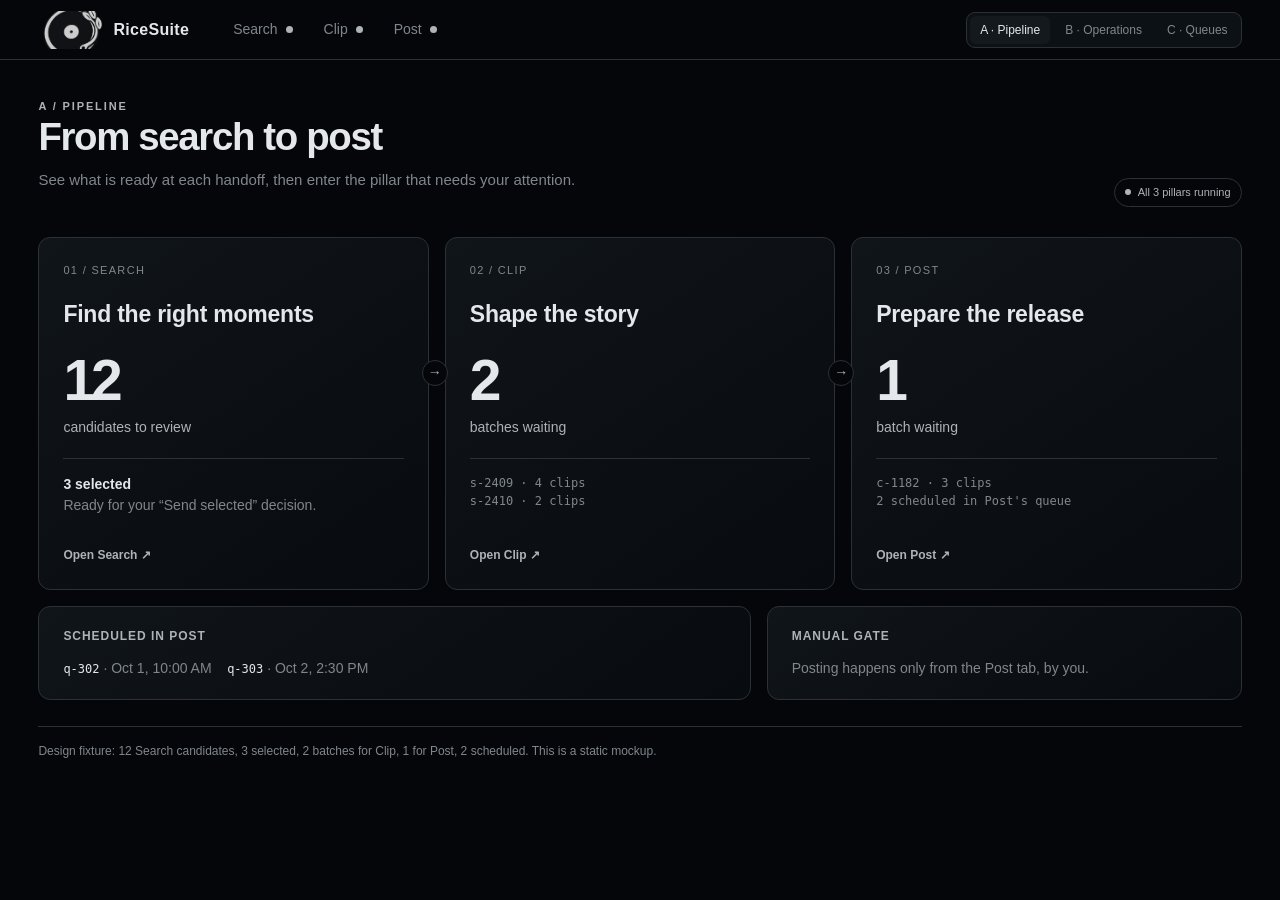
<file: docs/design/issue-22/home-options.html>
<!doctype html>
<html lang="en">
<head>
  <meta charset="utf-8">
  <meta name="viewport" content="width=device-width, initial-scale=1">
  <title>RiceSuite home directions — Issue 22</title>
  <style>
    :root { --backdrop:#04060a; --midground:#0c1116; --interior:#14191e; --hairline:#2b3136; --control-line:#626a70; --rice:#aeb3b6; --muted:#80878c; --text:#e5e8ea; --focus:#d5d9db; }
    * { box-sizing:border-box; }
    html,body { margin:0; min-height:100%; background:var(--backdrop); color:var(--text); font:14px/1.5 Inter,ui-sans-serif,-apple-system,BlinkMacSystemFont,"Segoe UI",sans-serif; }
    a { color:inherit; }
    .topbar { height:60px; display:flex; align-items:center; gap:30px; padding:0 clamp(20px,3vw,48px); border-bottom:1px solid var(--hairline); }
    .brand { display:flex; align-items:center; gap:6px; font-size:16px; font-weight:650; letter-spacing:.02em; text-decoration:none; white-space:nowrap; }
    .brand img { width:69px; height:38px; object-fit:cover; }
    .tabs { display:flex; gap:3px; }
    .tabs span { display:flex; align-items:center; gap:8px; padding:7px 14px; color:var(--muted); border-radius:8px; }
    .tabs .alive::after { content:""; width:7px; height:7px; border-radius:50%; background:var(--rice); }
    .switcher { margin-left:auto; display:flex; align-items:center; gap:5px; border:1px solid var(--hairline); border-radius:9px; padding:3px; background:var(--midground); }
    .switcher a { padding:5px 10px; border-radius:6px; text-decoration:none; font-size:12px; color:var(--muted); white-space:nowrap; }
    .switcher a.on { background:var(--interior); color:var(--text); }
    .mock { display:none; max-width:1330px; min-height:calc(100vh - 60px); margin:auto; padding:38px clamp(20px,3vw,48px) 56px; }
    .mock.on { display:block; }
    .eyebrow { color:var(--rice); font-size:11px; font-weight:700; letter-spacing:.17em; text-transform:uppercase; }
    h1,h2,h3,p { margin-top:0; }
    h1 { font-size:clamp(27px,3vw,39px); line-height:1.16; letter-spacing:-.035em; font-weight:620; margin-bottom:10px; }
    h2 { font-size:17px; font-weight:620; letter-spacing:-.01em; }
    h3 { font-size:12px; font-weight:650; letter-spacing:.08em; text-transform:uppercase; }
    .lede,.subtle { color:var(--muted); }
    .lede { max-width:610px; font-size:15px; }
    .note { margin:26px 0 0; padding-top:15px; border-top:1px solid var(--hairline); color:var(--muted); font-size:12px; }
    .card { border:1px solid var(--hairline); border-radius:12px; background:linear-gradient(145deg,#10151a,#080b0f); }
    .pill { display:inline-flex; align-items:center; gap:7px; border:1px solid var(--hairline); border-radius:100px; padding:5px 10px; color:var(--rice); font-size:11px; }
    .pill::before { content:""; width:6px; height:6px; border-radius:50%; background:var(--rice); }
    .mono { font:12px/1.5 ui-monospace,SFMono-Regular,Menlo,monospace; }
    .small { font-size:12px; }
    .rule { border-top:1px solid var(--hairline); }
    .tag { display:inline-block; padding:3px 8px; border:1px solid var(--hairline); border-radius:5px; color:var(--rice); font-size:11px; }
    .link { color:var(--rice); font-size:12px; font-weight:600; text-decoration:none; }
    .link::after { content:"  ↗"; }
    .dot { display:inline-block; width:7px; height:7px; margin-right:8px; border-radius:50%; background:var(--rice); }

    /* A — pipeline: the handoff path is the page's structure. */
    .a-head { display:flex; justify-content:space-between; gap:20px; align-items:end; margin-bottom:30px; }
    .a-head .pill { flex:none; }
    .a-pipeline { display:grid; grid-template-columns:repeat(3,minmax(0,1fr)); gap:16px; position:relative; }
    .a-stage { min-height:340px; padding:24px; position:relative; }
    .a-stage:not(:last-child)::after { content:"→"; position:absolute; z-index:2; right:-20px; top:122px; width:24px; height:24px; border-radius:50%; border:1px solid var(--hairline); background:var(--backdrop); color:var(--rice); text-align:center; line-height:22px; }
    .a-stage .step { font-size:11px; color:var(--muted); letter-spacing:.12em; }
    .a-stage h2 { margin:19px 0 20px; font-size:23px; }
    .a-stage .big { font-size:57px; font-weight:570; line-height:1; letter-spacing:-.07em; }
    .a-stage .unit { color:var(--rice); margin:8px 0 20px; }
    .a-stage .detail { min-height:78px; padding:15px 0; color:var(--muted); border-top:1px solid var(--hairline); }
    .a-stage .detail strong { color:var(--text); font-weight:600; }
    .a-stage .link { display:inline-block; margin-top:10px; }
    .a-bottom { display:grid; grid-template-columns:1.5fr 1fr; gap:16px; margin-top:16px; }
    .a-bottom .card { padding:20px 24px; }
    .a-bottom h3 { color:var(--rice); margin-bottom:13px; }
    .a-bottom p { margin:0; color:var(--muted); }
    .a-bottom strong { color:var(--text); }

    /* B — operations dashboard: compact facts and scan-friendly tables. */
    .b-head { display:flex; justify-content:space-between; gap:20px; align-items:end; margin-bottom:24px; }
    .b-head h1 { margin-bottom:5px; }
    .b-timestamp { color:var(--muted); font-size:12px; }
    .b-metrics { display:grid; grid-template-columns:repeat(4,minmax(0,1fr)); gap:12px; margin-bottom:18px; }
    .b-metric { padding:17px 20px; }
    .b-metric label { display:block; color:var(--muted); font-size:11px; text-transform:uppercase; letter-spacing:.08em; }
    .b-metric strong { display:block; margin:6px 0 0; font-size:31px; line-height:1.1; font-weight:610; }
    .b-grid { display:grid; grid-template-columns:minmax(0,1.7fr) minmax(300px,.8fr); gap:18px; }
    .b-panel { padding:22px 24px; }
    .b-panel-head { display:flex; justify-content:space-between; align-items:center; margin-bottom:12px; }
    .b-panel h2 { margin:0; }
    .b-table { width:100%; border-collapse:collapse; text-align:left; }
    .b-table th { padding:11px 8px; color:var(--muted); border-bottom:1px solid var(--hairline); font-size:11px; text-transform:uppercase; letter-spacing:.07em; font-weight:600; }
    .b-table td { padding:16px 8px; border-bottom:1px solid var(--hairline); }
    .b-table tr:last-child td { border-bottom:0; }
    .b-table td:first-child { color:var(--rice); font-weight:600; }
    .b-side { display:grid; align-content:start; gap:18px; }
    .b-schedule { padding:0; }
    .b-schedule h2,.b-health h2 { padding:21px 22px 15px; margin:0; }
    .b-schedule .item { display:flex; justify-content:space-between; gap:10px; padding:14px 22px; border-top:1px solid var(--hairline); }
    .b-schedule .item small { display:block; color:var(--muted); margin-top:3px; }
    .b-health { padding-bottom:13px; }
    .b-health .item { display:flex; justify-content:space-between; padding:8px 22px; }
    .b-health .item span:last-child { color:var(--rice); font-size:12px; }

    /* C — queue first: each manual boundary gets a dedicated lane. */
    .c-head { display:flex; justify-content:space-between; gap:20px; align-items:start; margin-bottom:30px; }
    .c-head h1 { max-width:630px; }
    .c-live { display:flex; align-items:center; gap:9px; color:var(--rice); font-size:12px; }
    .c-live .dot { margin:0; }
    .c-feature { display:grid; grid-template-columns:230px 1fr; overflow:hidden; }
    .c-intro { padding:26px; border-right:1px solid var(--hairline); background:#11161b; }
    .c-intro .big { font-size:71px; line-height:1; letter-spacing:-.07em; font-weight:570; margin:20px 0 7px; }
    .c-intro h2 { font-size:16px; margin-bottom:7px; }
    .c-intro p { color:var(--muted); font-size:12px; }
    .c-lanes { display:grid; grid-template-columns:repeat(2,minmax(0,1fr)); }
    .c-lane { padding:26px; }
    .c-lane + .c-lane { border-left:1px solid var(--hairline); }
    .c-lane h3 { color:var(--rice); margin-bottom:6px; }
    .c-lane p { color:var(--muted); font-size:12px; margin-bottom:20px; }
    .c-batch { display:flex; align-items:center; justify-content:space-between; gap:12px; padding:13px 0; border-top:1px solid var(--hairline); }
    .c-batch strong { font-weight:550; }
    .c-batch span { color:var(--muted); font-size:12px; }
    .c-low { display:grid; grid-template-columns:1fr 1fr 1fr; gap:16px; margin-top:16px; }
    .c-low .card { padding:22px; }
    .c-low h3 { color:var(--rice); margin-bottom:16px; }
    .c-low .number { display:block; font-size:36px; line-height:1.1; letter-spacing:-.04em; font-weight:600; }
    .c-low p { color:var(--muted); font-size:12px; margin:7px 0 0; }
    .c-low .health-row { display:flex; justify-content:space-between; padding:4px 0; font-size:12px; }
    .c-low .health-row span:last-child { color:var(--rice); }
    @media(max-width:900px) {
      .a-pipeline,.b-grid,.c-feature,.c-low { grid-template-columns:1fr; }
      .a-stage { min-height:0; }
      .a-stage:not(:last-child)::after { display:none; }
      .a-bottom { grid-template-columns:1fr; }
      .b-metrics { grid-template-columns:repeat(2,1fr); }
      .c-intro { border-right:0; border-bottom:1px solid var(--hairline); }
    }
    @media(max-width:620px) {
      .topbar { height:auto; min-height:60px; flex-wrap:wrap; gap:4px 15px; padding:8px 15px; }
      .brand img { width:44px; height:30px; }
      .tabs span { padding:5px; }
      .switcher { width:100%; justify-content:space-between; }
      .mock { padding:25px 15px 40px; }
      .a-head,.b-head,.c-head { display:block; }
      .a-head .pill { margin-top:10px; }
      .b-metrics { gap:8px; }
      .b-metric { padding:13px; }
      .b-table { font-size:11px; }
      .b-table td,.b-table th { padding-inline:3px; }
      .c-lanes { grid-template-columns:1fr; }
      .c-lane + .c-lane { border-left:0; border-top:1px solid var(--hairline); }
    }
  </style>
</head>
<body>
  <header class="topbar">
    <a class="brand" href="../../../ricesuite/shell/logo.png"><img src="../../../ricesuite/shell/logo.png" alt="">RiceSuite</a>
    <nav class="tabs" aria-label="Existing pillar tabs"><span class="alive">Search</span><span class="alive">Clip</span><span class="alive">Post</span></nav>
    <nav class="switcher" aria-label="Home direction"><a href="#pipeline" data-option="pipeline">A · Pipeline</a><a href="#operations" data-option="operations">B · Operations</a><a href="#queues" data-option="queues">C · Queues</a></nav>
  </header>

  <main class="mock" data-mock="pipeline">
    <div class="a-head"><div><div class="eyebrow">A / Pipeline</div><h1>From search to post</h1><p class="lede">See what is ready at each handoff, then enter the pillar that needs your attention.</p></div><span class="pill">All 3 pillars running</span></div>
    <div class="a-pipeline">
      <article class="card a-stage"><div class="step">01 / SEARCH</div><h2>Find the right moments</h2><div class="big">12</div><div class="unit">candidates to review</div><div class="detail"><strong>3 selected</strong><br>Ready for your “Send selected” decision.</div><span class="link">Open Search</span></article>
      <article class="card a-stage"><div class="step">02 / CLIP</div><h2>Shape the story</h2><div class="big">2</div><div class="unit">batches waiting</div><div class="detail mono">s-2409 · 4 clips<br>s-2410 · 2 clips</div><span class="link">Open Clip</span></article>
      <article class="card a-stage"><div class="step">03 / POST</div><h2>Prepare the release</h2><div class="big">1</div><div class="unit">batch waiting</div><div class="detail mono">c-1182 · 3 clips<br><span class="subtle">2 scheduled in Post's queue</span></div><span class="link">Open Post</span></article>
    </div>
    <div class="a-bottom"><div class="card"><h3>Scheduled in Post</h3><p><strong class="mono">q-302</strong> · Oct 1, 10:00 AM &nbsp;&nbsp; <strong class="mono">q-303</strong> · Oct 2, 2:30 PM</p></div><div class="card"><h3>Manual gate</h3><p>Posting happens only from the Post tab, by you.</p></div></div>
    <p class="note">Design fixture: 12 Search candidates, 3 selected, 2 batches for Clip, 1 for Post, 2 scheduled. This is a static mockup.</p>
  </main>

  <main class="mock" data-mock="operations">
    <div class="b-head"><div><div class="eyebrow">B / Operations</div><h1>Studio overview</h1></div><div class="b-timestamp">Illustrative data · Sep 29, 2026</div></div>
    <div class="b-metrics"><div class="card b-metric"><label>Search candidates</label><strong>12</strong></div><div class="card b-metric"><label>Selected</label><strong>3</strong></div><div class="card b-metric"><label>Handoff batches</label><strong>3</strong></div><div class="card b-metric"><label>Scheduled</label><strong>2</strong></div></div>
    <div class="b-grid"><section class="card b-panel"><div class="b-panel-head"><h2>Waiting at each stage</h2><span class="tag">Read only</span></div><table class="b-table"><thead><tr><th>Stage</th><th>Waiting</th><th>Detail</th><th></th></tr></thead><tbody><tr><td>Search</td><td>12 candidates</td><td>3 selected</td><td><span class="link">Open</span></td></tr><tr><td>Clip</td><td>2 batches</td><td class="mono">s-2409 · 4 clips<br>s-2410 · 2 clips</td><td><span class="link">Open</span></td></tr><tr><td>Post</td><td>1 batch</td><td class="mono">c-1182 · 3 clips</td><td><span class="link">Open</span></td></tr></tbody></table></section>
      <div class="b-side"><section class="card b-schedule"><h2>Upcoming schedule</h2><div class="item"><div><strong class="mono">q-302</strong><small>Oct 1 · 10:00 AM</small></div><span class="tag">Pending</span></div><div class="item"><div><strong class="mono">q-303</strong><small>Oct 2 · 2:30 PM</small></div><span class="tag">Pending</span></div></section><section class="card b-health"><h2>Suite Health</h2><div class="item"><span><i class="dot"></i>Search</span><span>Running</span></div><div class="item"><span><i class="dot"></i>Clip</span><span>Running</span></div><div class="item"><span><i class="dot"></i>Post</span><span>Running</span></div></section></div>
    </div><p class="note">Same static fixture as A and C. This layout emphasizes density and quick scanning.</p>
  </main>

  <main class="mock" data-mock="queues">
    <div class="c-head"><div><div class="eyebrow">C / Queues</div><h1>Three batches are waiting at the handoffs.</h1><p class="lede">Pick a pillar to continue the work. The home page only reports what is waiting.</p></div><div class="c-live"><span class="dot"></span>3 pillars running</div></div>
    <section class="card c-feature"><div class="c-intro"><div class="eyebrow">Across handoffs</div><div class="big">03</div><h2>Waiting batches</h2><p>Two headed into Clip, one headed into Post.</p></div><div class="c-lanes"><div class="c-lane"><h3>Search → Clip</h3><p>Sent from Search; Clip has not picked these up.</p><div class="c-batch"><strong class="mono">s-2409</strong><span>4 clips</span></div><div class="c-batch"><strong class="mono">s-2410</strong><span>2 clips</span></div><p style="margin-top:18px"><span class="link">Open Clip</span></p></div><div class="c-lane"><h3>Clip → Post</h3><p>Sent from Clip; Post has not picked this up.</p><div class="c-batch"><strong class="mono">c-1182</strong><span>3 clips</span></div><p style="margin-top:18px"><span class="link">Open Post</span></p></div></div></section>
    <div class="c-low"><section class="card"><h3>Search review</h3><span class="number">12 <span class="small subtle">candidates</span></span><p>3 selected · <span class="link">Open Search</span></p></section><section class="card"><h3>Post schedule</h3><span class="number">2 <span class="small subtle">pending</span></span><p><span class="mono">q-302</span> · Oct 1, 10:00 AM<br><span class="mono">q-303</span> · Oct 2, 2:30 PM</p></section><section class="card"><h3>Pillar health</h3><div class="health-row"><span>Search</span><span>Running</span></div><div class="health-row"><span>Clip</span><span>Running</span></div><div class="health-row"><span>Post</span><span>Running</span></div></section></div>
    <p class="note">Posting happens only from the Post tab, by you. Static design fixture; no action runs from this page.</p>
  </main>
  <script>
    function showOption() {
      const selected = ["pipeline","operations","queues"].includes(location.hash.slice(1)) ? location.hash.slice(1) : "pipeline";
      document.querySelectorAll("[data-mock]").forEach(el => el.classList.toggle("on", el.dataset.mock === selected));
      document.querySelectorAll("[data-option]").forEach(el => el.classList.toggle("on", el.dataset.option === selected));
    }
    addEventListener("hashchange", showOption);
    showOption();
  </script>
</body>
</html>
</file>
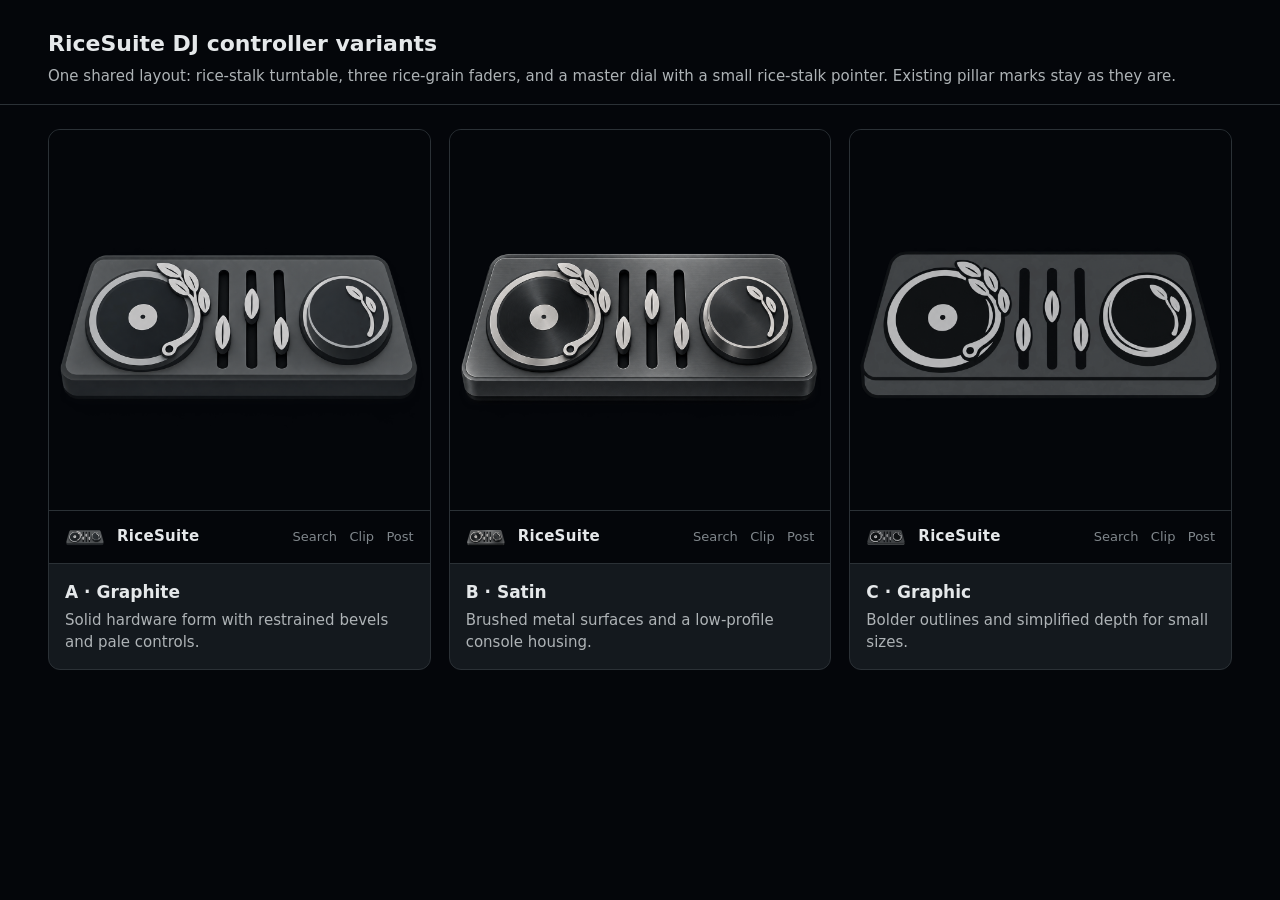
<file: docs/design/issue-22/studio-logo-options.html>
<!doctype html>
<html lang="en">
<head>
  <meta charset="utf-8">
  <meta name="viewport" content="width=device-width, initial-scale=1">
  <title>RiceSuite DJ controller logo variants</title>
  <style>
    :root { color-scheme: dark; --backdrop:#04060A; --interior:#14191E; --line:#2B3136; --text:#E5E8EA; --muted:#AEB3B6; }
    * { box-sizing: border-box; }
    body { margin:0; background:var(--backdrop); color:var(--text); font:15px/1.45 Inter, ui-sans-serif, system-ui, sans-serif; }
    header { padding:28px clamp(16px,4vw,48px) 16px; border-bottom:1px solid var(--line); }
    h1 { margin:0 0 6px; font-size:22px; }
    p { margin:0; color:var(--muted); }
    main { display:grid; grid-template-columns:repeat(auto-fit,minmax(270px,1fr)); gap:18px; padding:24px clamp(16px,4vw,48px) 48px; }
    article { min-width:0; border:1px solid var(--line); border-radius:12px; overflow:hidden; background:var(--interior); }
    .preview { aspect-ratio:1; display:grid; place-items:center; background:var(--backdrop); }
    .preview img { display:block; width:100%; height:100%; object-fit:contain; }
    .shell { height:54px; display:flex; align-items:center; gap:12px; padding:0 16px; background:var(--backdrop); border-block:1px solid var(--line); }
    .shell img { width:40px; height:40px; object-fit:contain; }
    .shell strong { font-size:15px; font-weight:650; letter-spacing:.02em; }
    .tabs { display:flex; gap:14px; margin-left:auto; color:#80878C; font-size:13px; }
    .details { padding:16px; }
    h2 { margin:0 0 5px; font-size:17px; }
    @media (max-width:420px) { .tabs { gap:7px; font-size:11px; } .shell { padding:0 10px; gap:5px; } }
  </style>
</head>
<body>
  <header>
    <h1>RiceSuite DJ controller variants</h1>
    <p>One shared layout: rice-stalk turntable, three rice-grain faders, and a master dial with a small rice-stalk pointer. Existing pillar marks stay as they are.</p>
  </header>
  <main>
    <article>
      <div class="preview"><img src="board-a-graphite.png" alt="Graphite RiceSuite controller with turntable, rice-grain faders, and master dial"></div>
      <div class="shell"><img src="board-a-graphite.png" alt=""><strong>RiceSuite</strong><span class="tabs">Search&nbsp;&nbsp; Clip&nbsp;&nbsp; Post</span></div>
      <div class="details"><h2>A · Graphite</h2><p>Solid hardware form with restrained bevels and pale controls.</p></div>
    </article>
    <article>
      <div class="preview"><img src="board-b-satin.png" alt="Satin RiceSuite controller with turntable, rice-grain faders, and master dial"></div>
      <div class="shell"><img src="board-b-satin.png" alt=""><strong>RiceSuite</strong><span class="tabs">Search&nbsp;&nbsp; Clip&nbsp;&nbsp; Post</span></div>
      <div class="details"><h2>B · Satin</h2><p>Brushed metal surfaces and a low-profile console housing.</p></div>
    </article>
    <article>
      <div class="preview"><img src="board-c-graphic.png" alt="Graphic RiceSuite controller with turntable, rice-grain faders, and master dial"></div>
      <div class="shell"><img src="board-c-graphic.png" alt=""><strong>RiceSuite</strong><span class="tabs">Search&nbsp;&nbsp; Clip&nbsp;&nbsp; Post</span></div>
      <div class="details"><h2>C · Graphic</h2><p>Bolder outlines and simplified depth for small sizes.</p></div>
    </article>
  </main>
</body>
</html>
</file>
